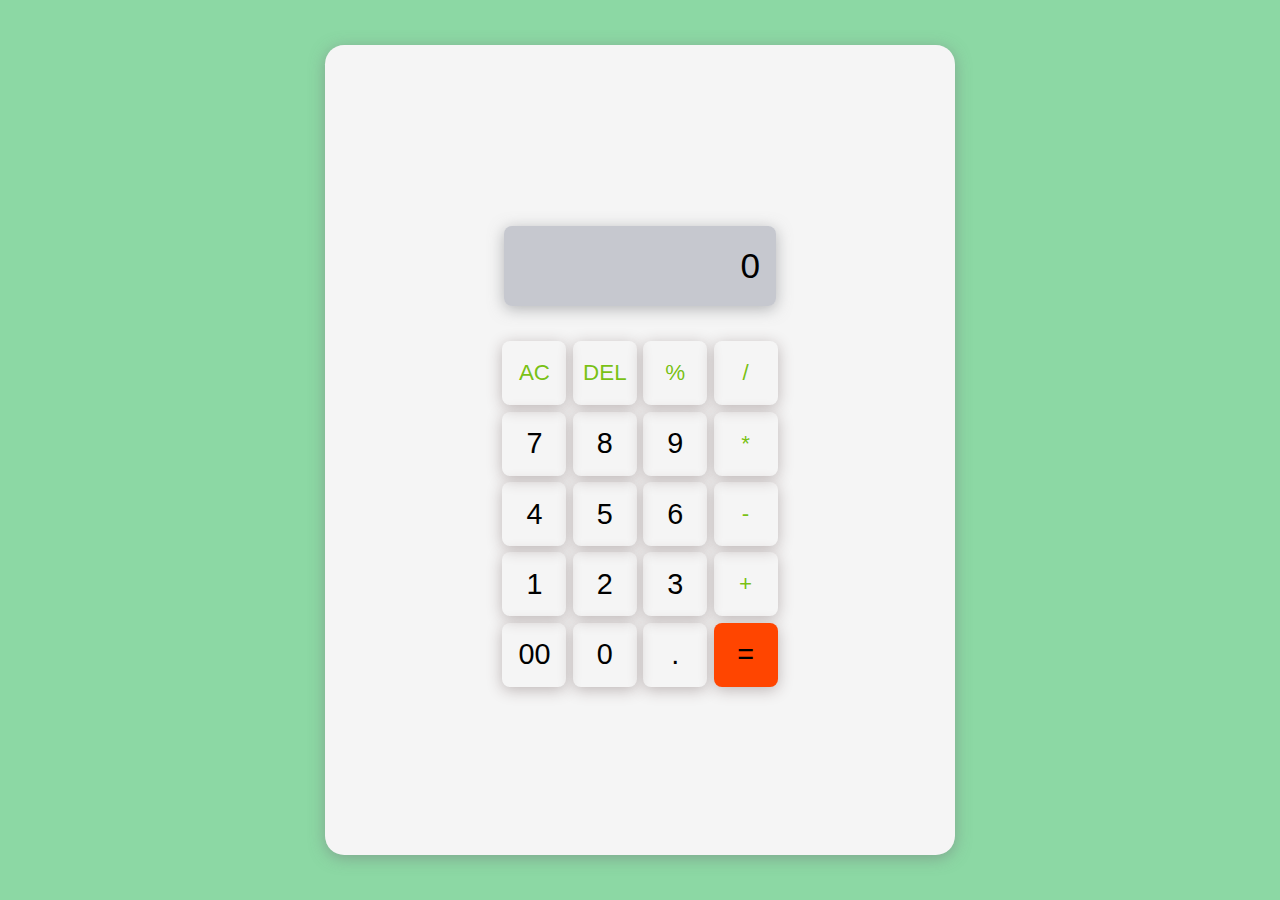
<file: Calculator/index.html>
<!DOCTYPE html>
<html lang="en">
<head>
    <meta charset="UTF-8">
    <meta name="viewport" content="width=device-width, initial-scale=1.0">
    <title>Calculator</title>
    <link rel="stylesheet" href="style.css"
</head>
<body>
    <div class="Container">
        <div class="row">
            <input type="text" placeholder="0" id="inputBox"> </input>
        </div>
        <div class="row">
            <button class="arth">AC</button>
            <button class="arth">DEL</button>
            <button class="arth">%</button>
            <button class="arth">/</button>
            </div>
            <div class="row">
            <button class="btn">7</button>
            <button class="btn">8</button>
            <button class="btn">9</button>
            <button class="arth"">*</button>
            </div>
            <div class="row">
            <button class="btn">4</button>
            <button class="btn">5</button>
            <button class="btn">6</button>
            <button class="arth">-</button>
            </div>
            <div class="row">
            <button class="btn">1</button>
            <button class="btn">2</button>
            <button class="btn">3</button>
            <button class="arth">+</button>
            </div>
            <div class="row">
            <button class="btn">00</button>
            <button class="btn">0</button>
            <button class="btn">.</button> 
            <button id="equ">=</button>
        </div>
    </div>
    <script src="script.js"></script>
</body>
</html>
</file>
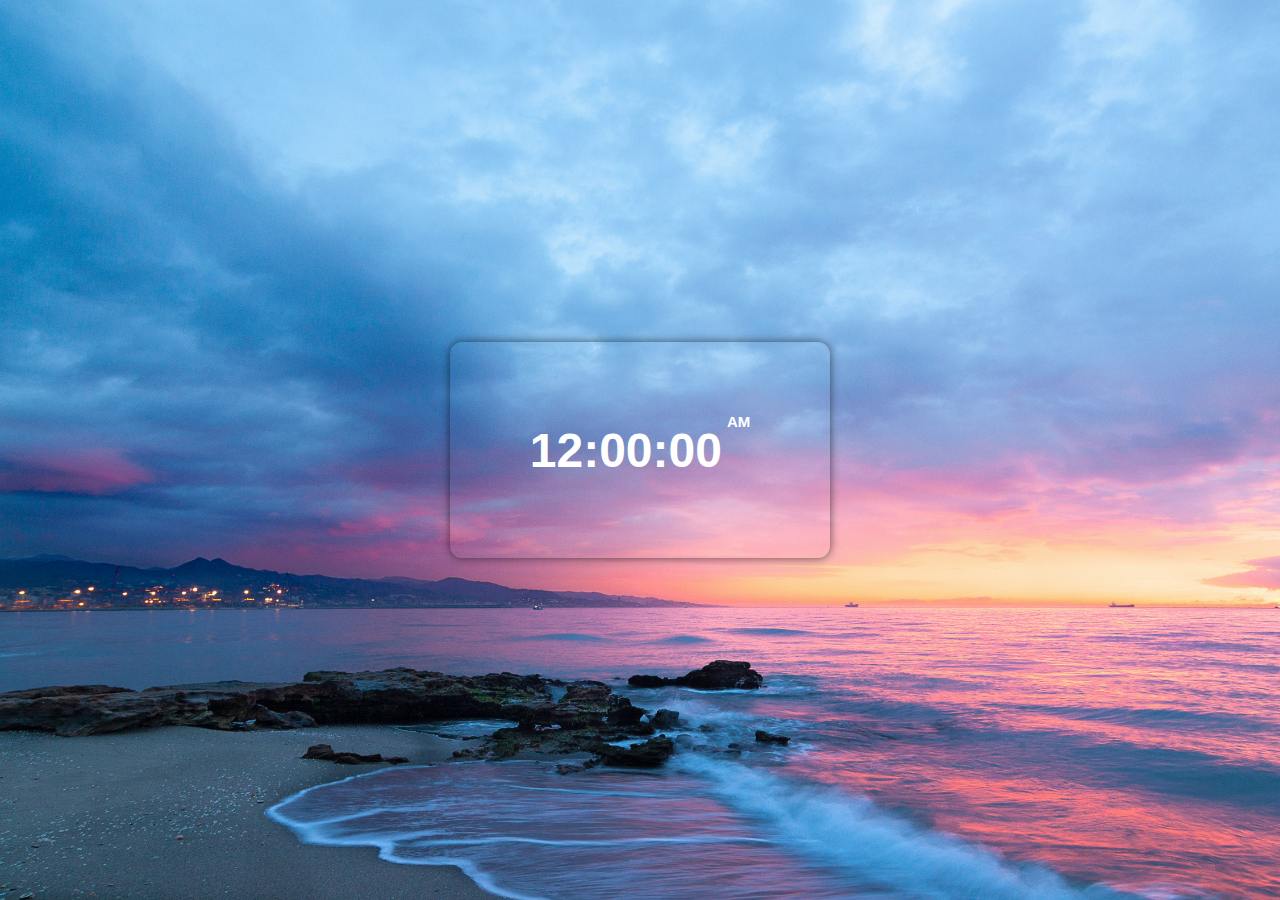
<file: Digital Clock/index.html>
<!DOCTYPE html>
<html lang="en">
<head>
    <meta charset="UTF-8">
    <meta name="viewport" content="width=device-width, initial-scale=1.0">
    <title>DigitalClock</title>
    <link rel="stylesheet" href="style.css">
</head>
<body>
    <div class="clock">
        <h1 id="time">12:00:00</h1>
        <span id="timeformat">AM</span>
    </div>
    <script src="script.js"></script>
</body>
</html>
</file>
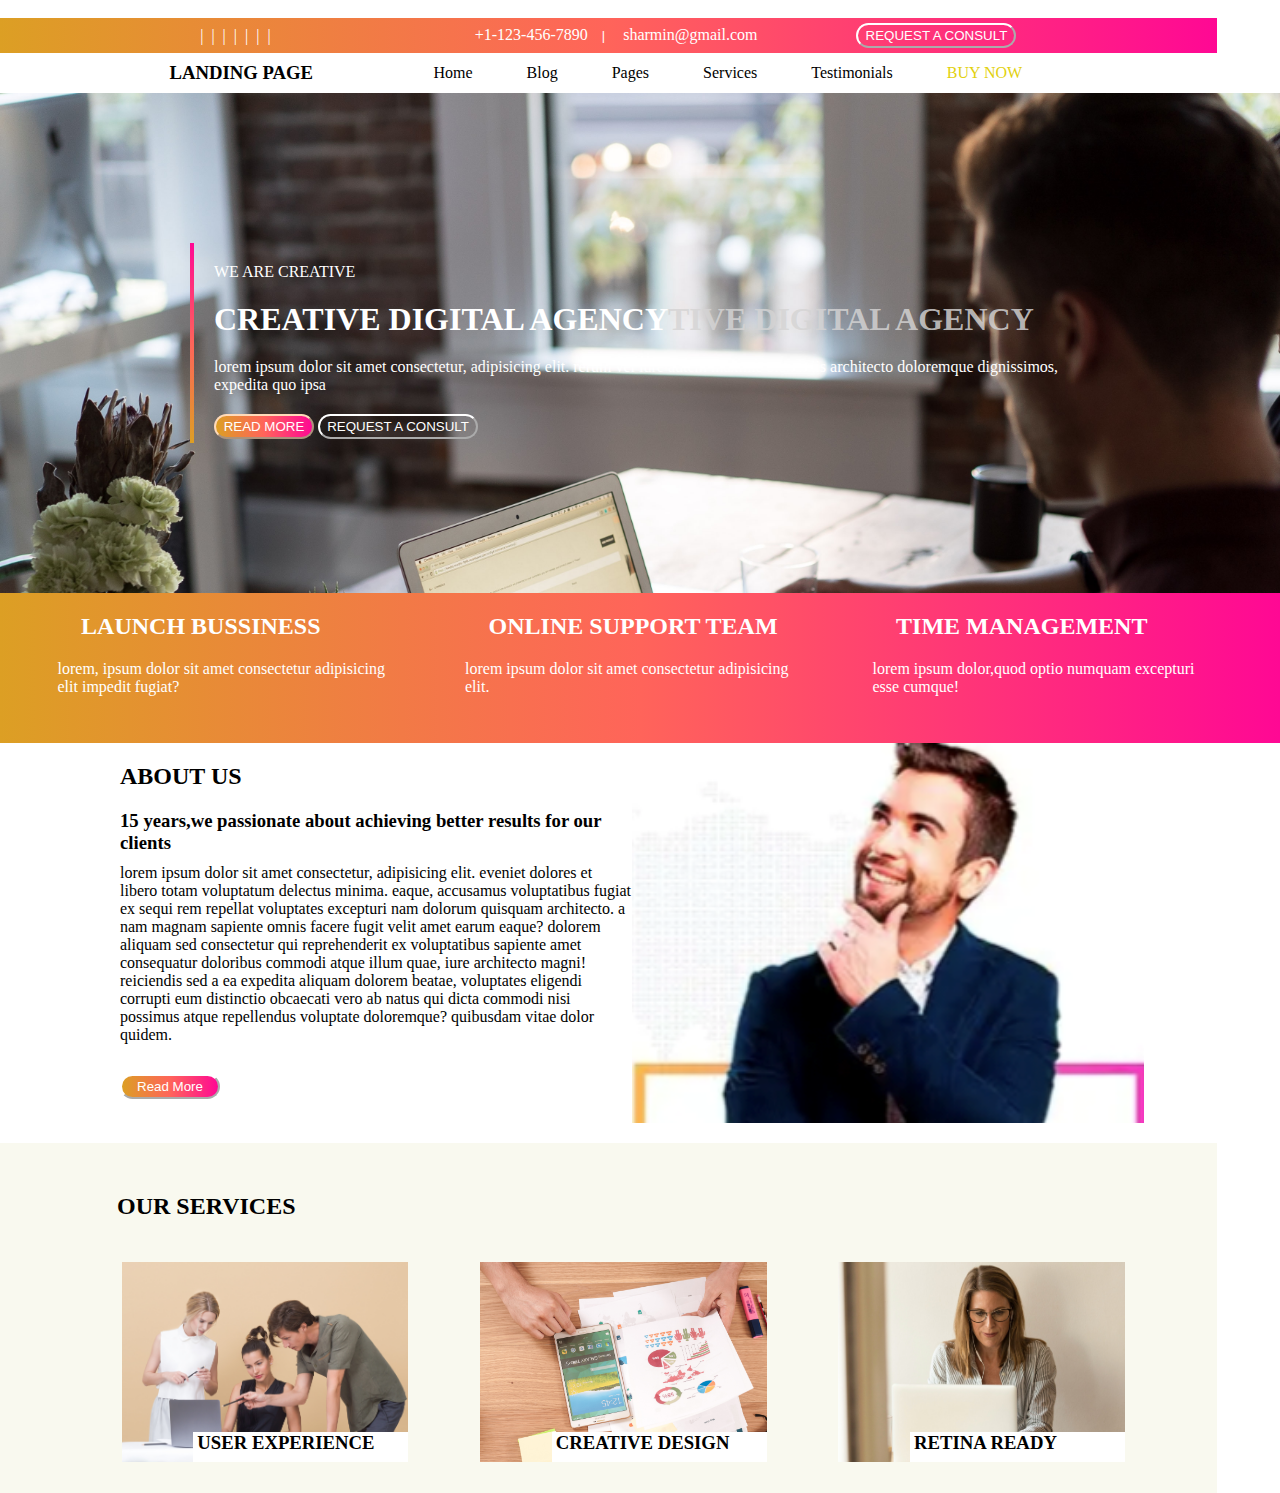
<file: Landing Page/Index.html>
<!DOCTYPE html>
<html lang="en">
<head>
    <meta charset="UTF-8">
    <meta name="viewport" content="width=device-width, initial-scale=1.0">
    <title>Landing Page</title>
    <link rel="stylesheet" href="style.css">
    <link rel="stylesheet" href="https://cdnjs.cloudflare.com/ajax/libs/font-awesome/6.5.1/css/all.min.css" integrity="sha512-DTOQO9RWCH3ppGqcWaEA1BIZOC6xxalwEsw9c2QQeAIftl+Vegovlnee1c9QX4TctnWMn13TZye+giMm8e2LwA==" crossorigin="anonymous" referrerpolicy="no-referrer" />
</head>
<body>
    <header>
    <nav class="nav1"> 
        <div> 
            <p>|</p>
        <i class="fa-brands fa-twitter"></i>
        <p>|</p>
        <i class="fa-brands fa-instagram"></i>
        <p>|</p>
        <i class="fa-brands fa-facebook-f"></i>
        <p>|</p>
        <i class="fa-brands fa-youtube"></i>
        <p>|</p>
        <i class="fa-brands fa-pinterest-p"></i>
        <p>|</p>
        <i class="fa-brands fa-linkedin-in"></i>
        <p>|</p>
        </div>
        <div>
        <i class="fa-solid fa-phone"></i>
        <p>+1-123-456-7890</p>
        <pre> | </pre>
        <i class="fa-solid fa-envelope"></i>
        <p>sharmin@gmail.com</p>
        <button id="navbutton">
            REQUEST A CONSULT
        </button>
        </div>
    </nav>
    <nav class="nav2">
        <div class="land">
            <i class="fa-solid fa-download"></i>
            <h3>LANDING PAGE</h3>
        </div>
        <div class="menu">
        <a href="#">Home</a>
        <a href="#">Blog</a>
        <a href="#">Pages</a>
        <a href="#">Services</a>
        <a href="#">Testimonials</a>
        <a id="buy">BUY NOW</a>
        <i class="fa-solid fa-magnifying-glass"></i>
        </div>
        </nav>
    </div>
</header>
    <div id="main1"> 
        <div id="inner_main1">
        WE ARE CREATIVE 
        <br>
        <h1>CREATIVE DIGITAL AGENCY<span>TIVE DIGITAL AGENCY</span></h1>
        <P>Lorem ipsum dolor sit amet consectetur, adipisicing elit. Rerum vel iure autem maxime blanditiis architecto doloremque dignissimos, expedita quo ipsa </P>
        <button id="main1button1">READ MORE</button>
        <button id="main1button2">REQUEST A CONSULT</button>
        </div>
    </div>
    <div id="main2">
        <div id="inner_main2">
            <i class="fa-sharp fa-solid fa-rocket"></i>
            <pre>  </pre>

        <h2>LAUNCH BUSSINESS</h2>
        <p>Lorem, ipsum dolor sit amet consectetur adipisicing elit impedit fugiat?</p>
        </div>
        <div id="inner_main2">
            <i class="fa-solid fa-headphones"></i>
            <pre>  </pre>
            <H2>ONLINE SUPPORT TEAM</H2>
            <P>Lorem ipsum dolor sit amet consectetur adipisicing elit.</P>
        </div>
        <div id="inner_main2">
            <i class="fa-regular fa-clock"></i>
            <pre>  </pre>
            <h2 ">TIME MANAGEMENT</h2>
            <P>Lorem ipsum dolor,quod optio  Numquam excepturi esse cumque!</P>
        </div>
    </div>
    <div id="main3">
        <div id="inner_main3">
        <h2>ABOUT US</h2>
        <br>
        <h3>15 years,we passionate about achieving better results for our clients</h3>
        <p>Lorem ipsum dolor sit amet consectetur, adipisicing elit. Eveniet dolores et libero totam voluptatum delectus minima. Eaque, accusamus voluptatibus fugiat ex sequi rem repellat voluptates excepturi nam dolorum quisquam architecto.
        A nam magnam sapiente omnis facere fugit velit amet earum eaque? Dolorem aliquam sed consectetur qui reprehenderit ex voluptatibus sapiente amet consequatur doloribus commodi atque illum quae, iure architecto magni!
        Reiciendis sed a ea expedita aliquam dolorem beatae, voluptates eligendi corrupti eum distinctio obcaecati vero ab natus qui dicta commodi nisi possimus atque repellendus voluptate doloremque? Quibusdam vitae dolor quidem.</p>
        <button id="main3button">Read More</button>
        </div>
        <div class="in_main3"></div>
    </div>
 <footer>
    <div id="foot">
        <div id="container1">
            <h2>OUR SERVICES</h2>
        </div>
       <div id="container2">
        <div id="inner1foot">
            <div class="c1">
            <i class="fa-solid fa-bullhorn"></i>
          <h3>USER EXPERIENCE</h3> 
          </div>
        </div>
        <div id="inner2foot">
            <div class="c1">
            <i class="fa-solid fa-crop"></i>
             <h3>CREATIVE DESIGN</h3> 
             </div>
        </div>
        <div id="inner3foot">
            <div class="c1">
            <i class="fa-solid fa-dollar-sign"></i>
              <h3>RETINA READY</h3> 
              </div>
        </div> 
        </div>
    </div>
</footer>
</body>
</html>
</file>
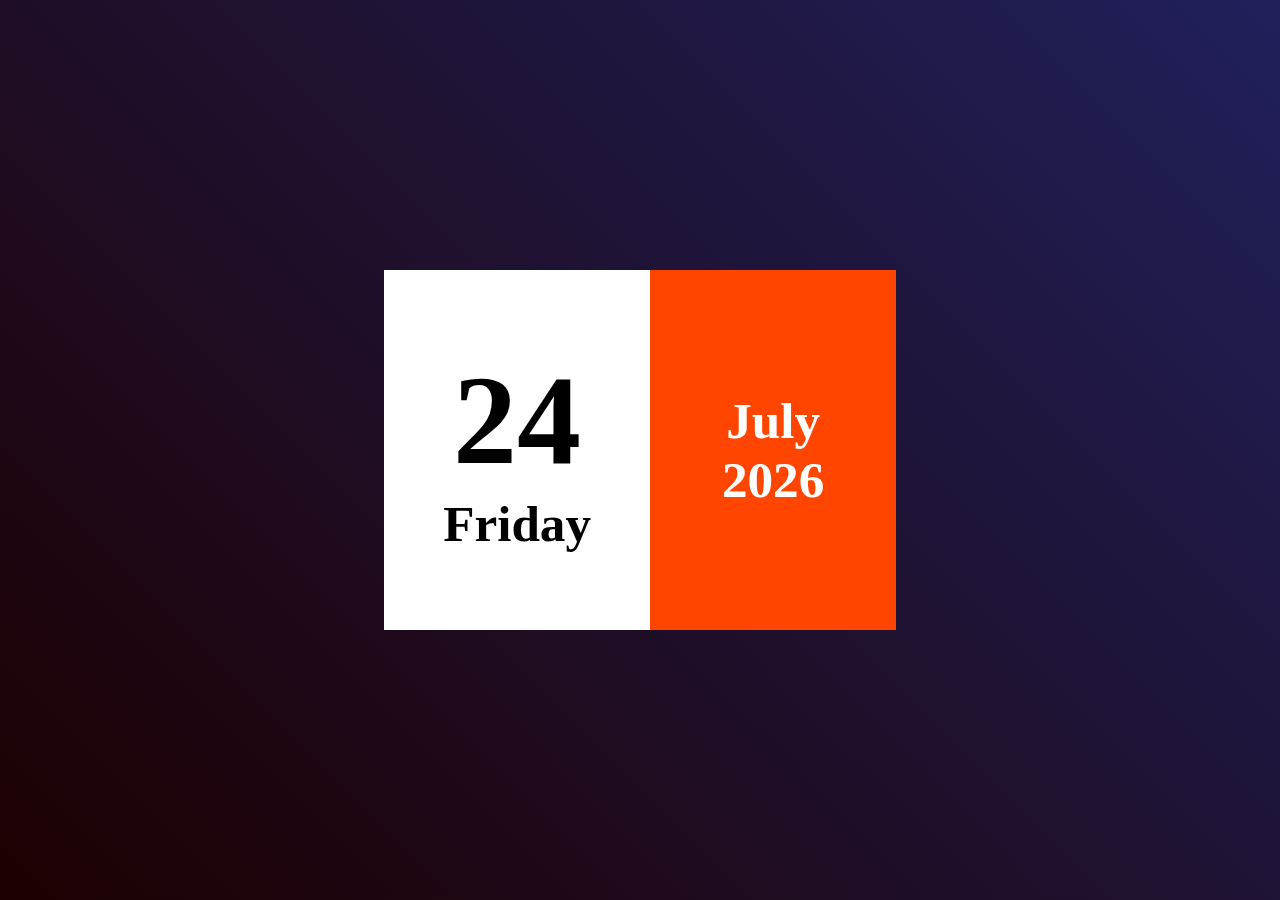
<file: miniCalendar/index.html>
<!DOCTYPE html>
<html lang="en">

<head>
    <meta charset="UTF-8">
    <meta name="viewport" content="width=device-width, initial-scale=1.0">
    <title>Mini_Calendar</title>
    <link rel="stylesheet" href="style.css">
</head>

<body>
    <div class="container">
        <div class="calender">
            <div class="left">
                <p id="date">12</p>
                <p id="day">sunday</p>
            </div>
            <div class="right">
                <p id="month">March</p>
                <p id="year">2020</p>
            </div>
        </div>
    </div>
    <script src="script.js"></script>
</body>

</html>
</file>
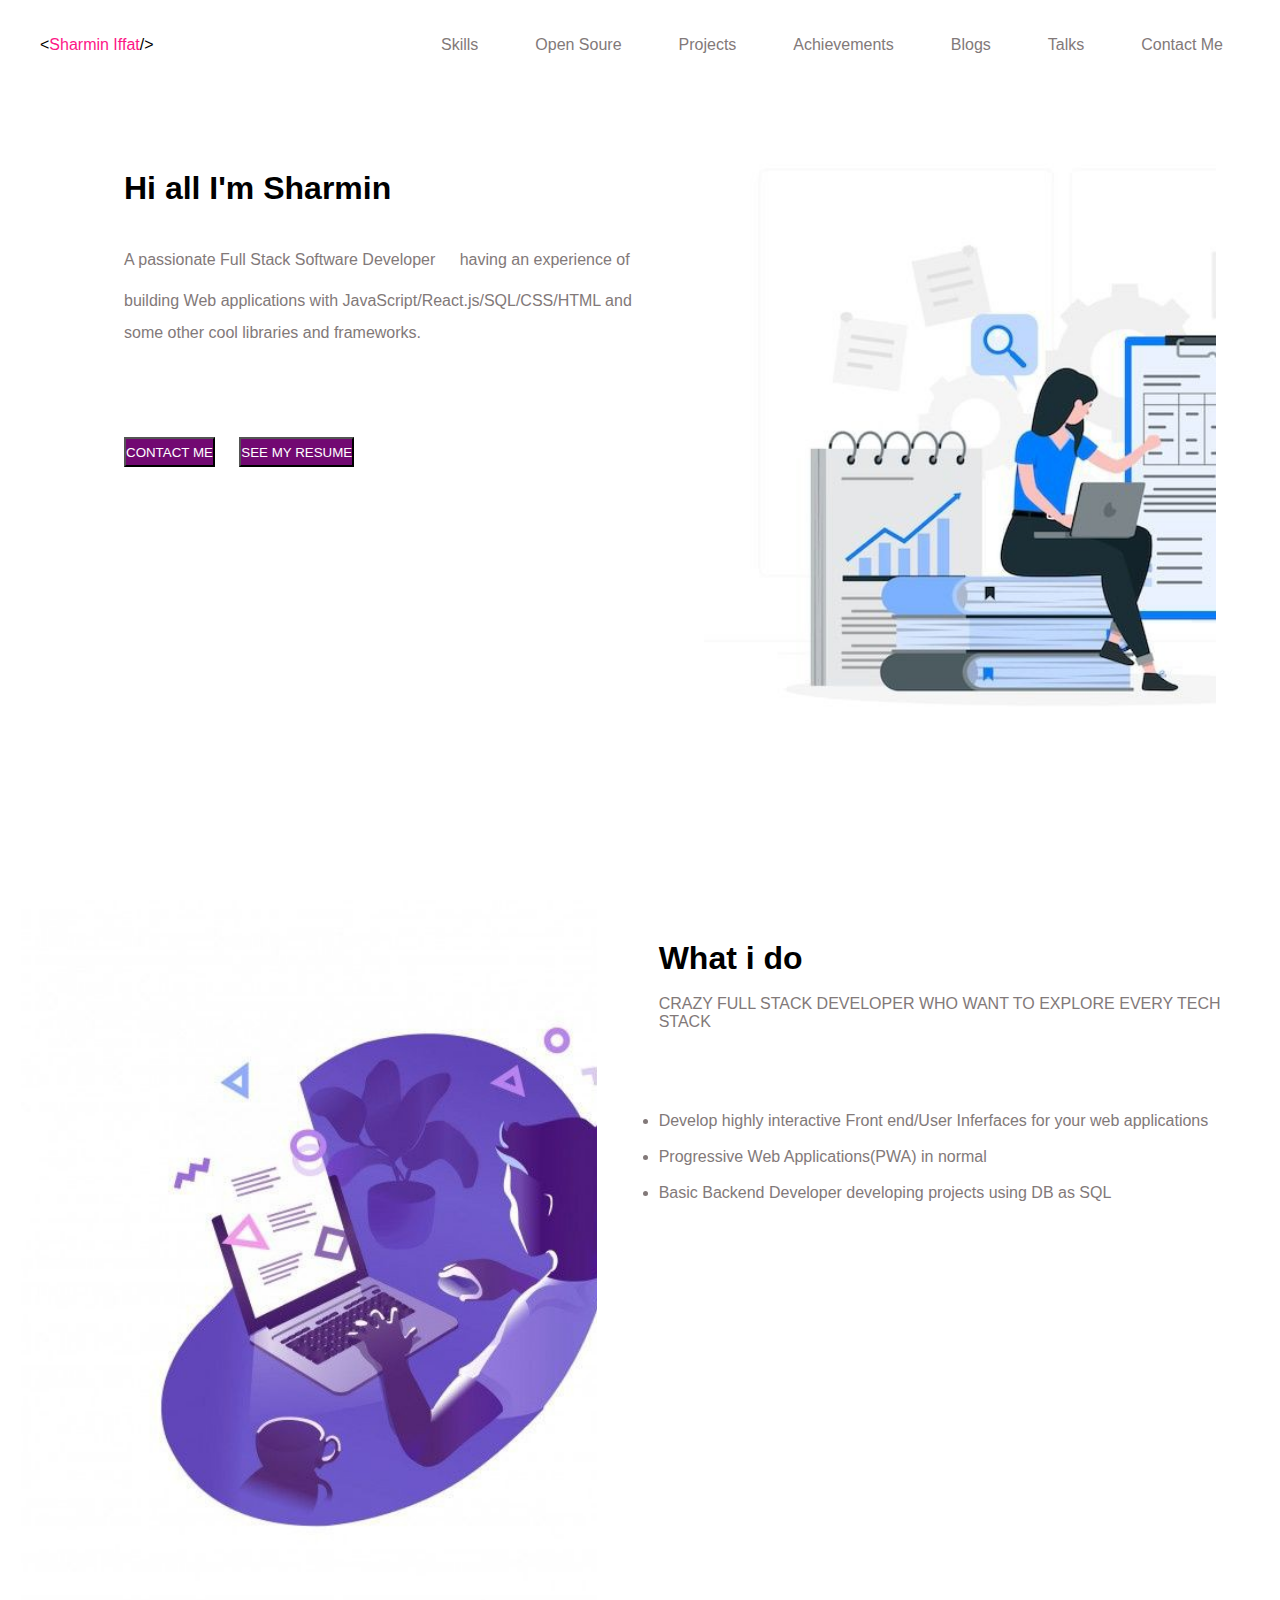
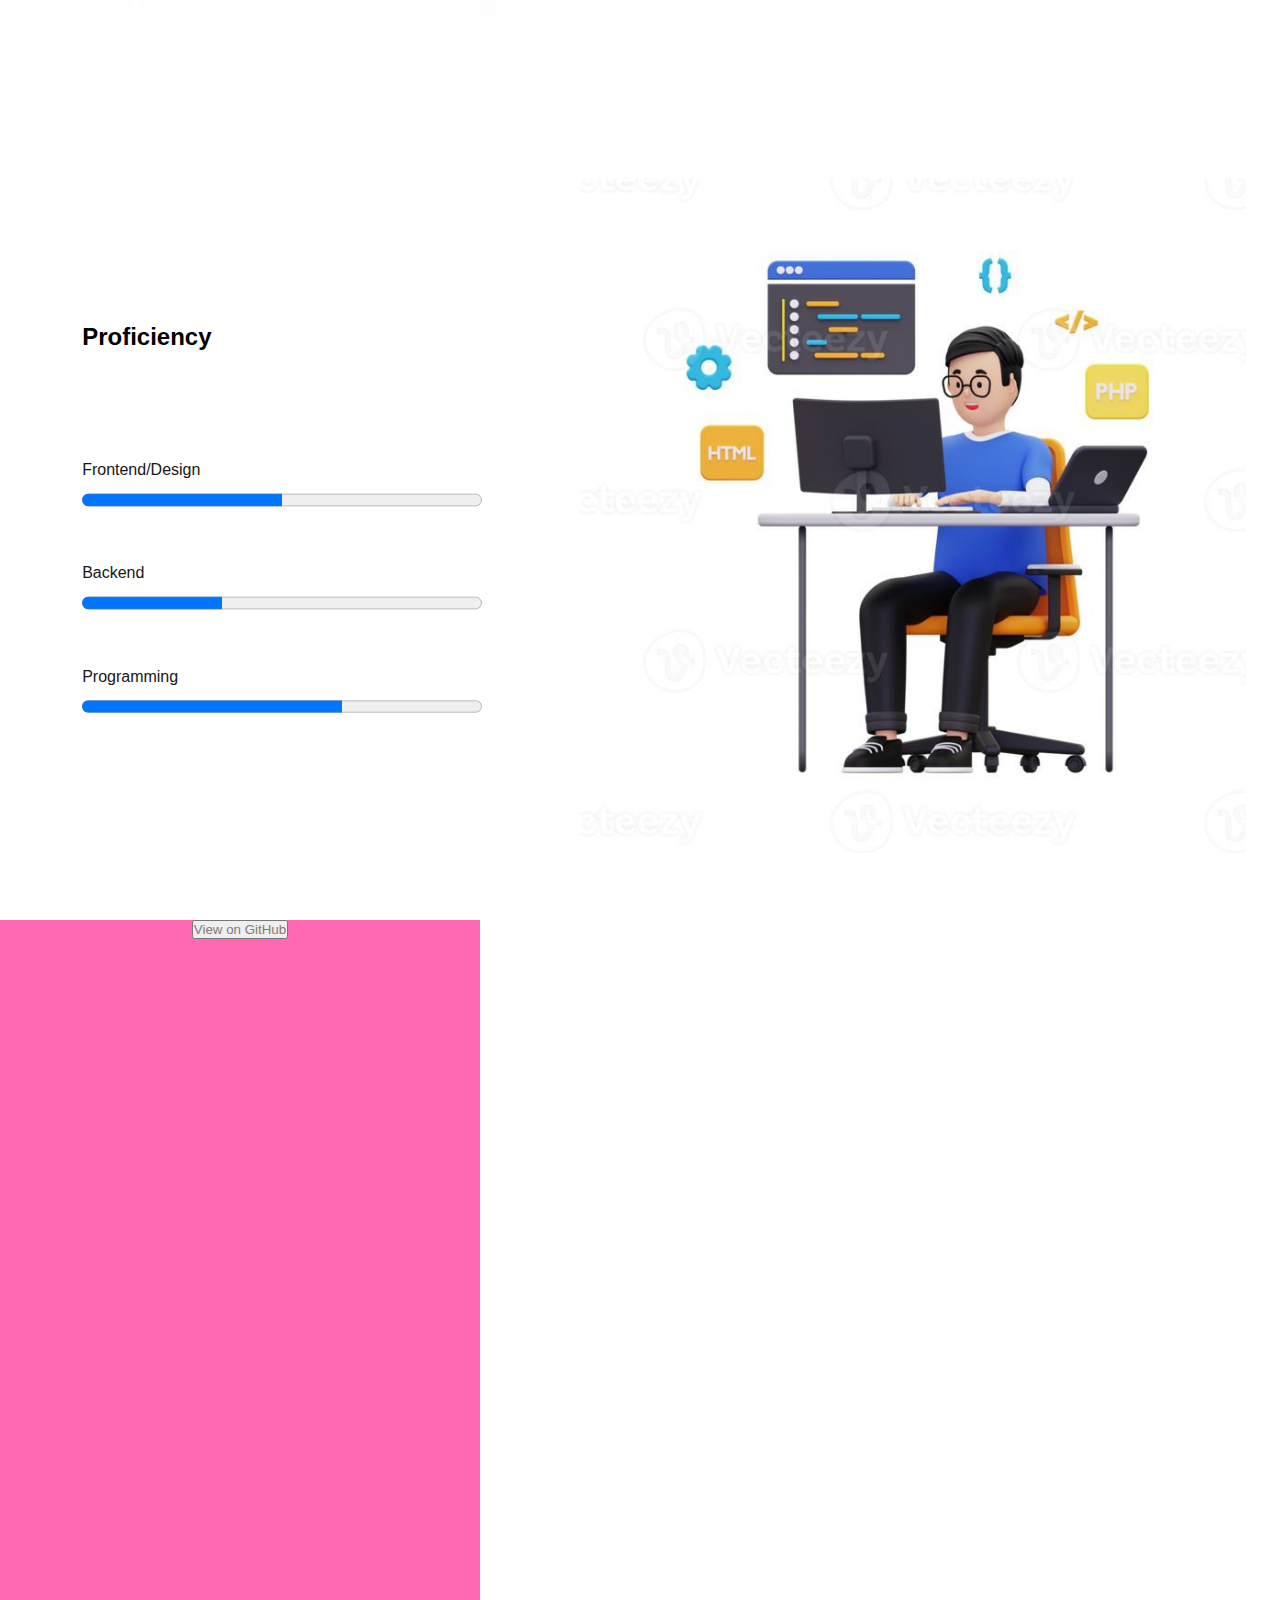
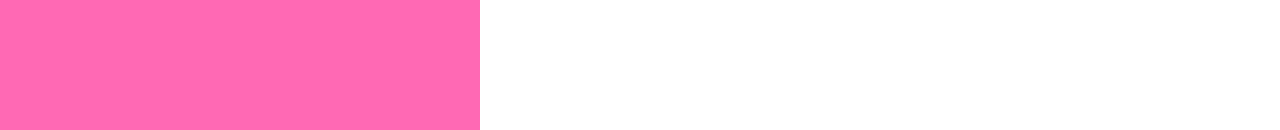
<file: Portfolio/index.html>
<!DOCTYPE html>
<html lang="en">
<head>
    <meta charset="UTF-8">
    <meta name="viewport" content="width=device-width, initial-scale=1.0">
    <title>PORTFOLIO</title>
    <link rel="stylesheet" href="style.css">
    <link rel="stylesheet" href="https://cdnjs.cloudflare.com/ajax/libs/font-awesome/6.5.1/css/all.min.css" integrity="sha512-DTOQO9RWCH3ppGqcWaEA1BIZOC6xxalwEsw9c2QQeAIftl+Vegovlnee1c9QX4TctnWMn13TZye+giMm8e2LwA==" crossorigin="anonymous" referrerpolicy="no-referrer" />
</head>
<body>
    <navbar id="nav">
        <div id="sign"> <
           <p>Sharmin Iffat</p> />
        </div>
        <div id="menu">
        <a href="#">Skills</a>
        <a href="#">Open Soure</a>
        <a href="#">Projects</a>
        <a href="#">Achievements</a>
        <a href="#">Blogs</a>
        <a href="#">Talks</a>
        <a href="#">Contact Me</a>
        </div>
        
    </navbar>
    <div id="container1">
        <div id="profile">
            <h1>Hi all I'm Sharmin</h1>
            <br>
            <p>A passionate Full Stack Software Developer <i class="fa-solid fa-rocket"></i>having an experience of building Web applications with JavaScript/React.js/SQL/CSS/HTML and some other cool libraries and frameworks.</p>
            <br> <br>
            <i class="fa-brands fa-github"></i>
            <i class="fa-brands fa-linkedin"></i>
            <i class="fa-brands fa-google"></i>
            <i class="fa-brands fa-instagram"></i>
            <i class="fa-brands fa-facebook"></i>
            <br> <br> 
            <button class="btn">CONTACT ME</button>
            <button class="btn">SEE MY RESUME</button>
        </div>
        <div id="proimg">
        </div>
    </div>
    <div id="container2">
        <div id="skimg">

        </div>
        <div id="skill"> 
            <h1>What i do</h1>
            <br>
            <P>CRAZY FULL STACK DEVELOPER WHO WANT TO EXPLORE EVERY TECH STACK</P>
            <br>
            <i class="fa-brands fa-html5"></i>
            <i class="fa-brands fa-css3-alt"></i>
            <i class="fa-brands fa-js"></i>
            <i class="fa-brands fa-react"></i>
            <i class="fa-brands fa-node"></i>
            <i class="fa-solid fa-database"></i>
            <i class="fa-brands fa-npm"></i>
            <br> <br>
            <ul>
                <li>Develop highly interactive Front end/User Inferfaces for your web applications</li>
                <br>
                <li>Progressive Web Applications(PWA) in normal</li>
                <br>
                <li>Basic Backend Developer developing projects using DB as SQL</li>
            </ul>
        </div>
    </div>
    <div id="container3">
        <div class="prof">
            <div>
                <h2>Proficiency</h2>
            </div>
            <div class="progress1">
            <div>
                <p>Frontend/Design</p>
                <progress class="file" max="100" value="50"></progress>
            </div>
            <div>
                <P> Backend</P>
               <progress class="file" max="100" value="35"></progress>
            </div>
            <div>
                <p>Programming</p>
                <progress class="file" max="100" value="65"></progress>
            </div>
        </div>
        </div>
        <div id="profimg"></div>
    </div>
    <div id="container4">
        <a href="https://github.com/sharmin-iffat/CodSoft" target="_blank">
            <button>View on GitHub</button>
        </a>
    </div>
</body>
</html>
</file>
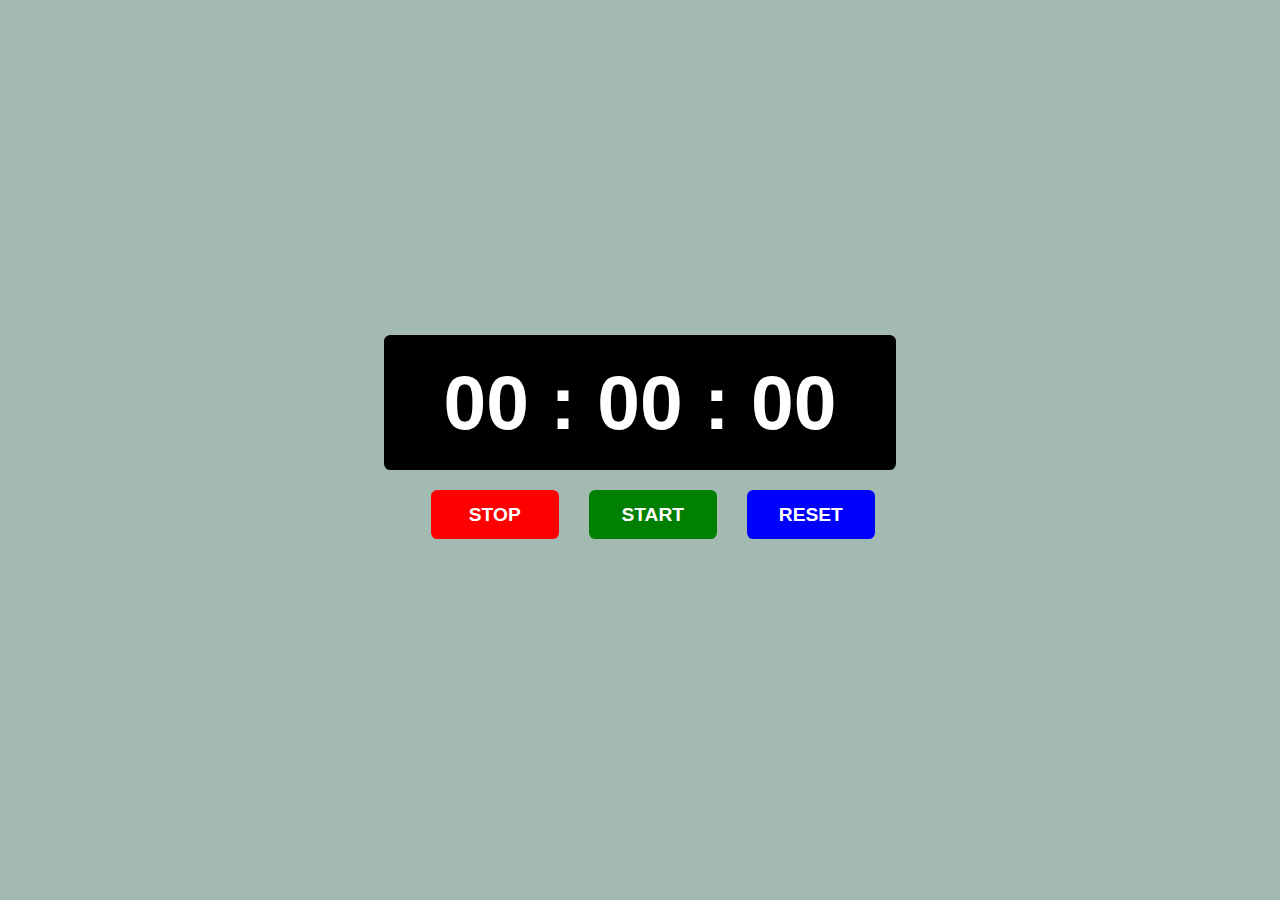
<file: Stopwatch/index.html>
<!DOCTYPE html>
<html lang="en">
<head>
    <meta charset="UTF-8">
    <meta name="viewport" content="width=device-width, initial-scale=1.0">
    <title>StopWatch</title>
    <link rel="stylesheet" href="style.css" class="style">
</head>
<body>
    <div class="stop">
    
        <div class="time">00 : 00 : 00</div>

    <div class="button">
        <button id="stopbtn" class="btn">STOP</button>
        <button id="startbtn" class="btn">START</button>
        <button id="resetbtn" class="btn">RESET</button>
    </div>
    </div>
   <script src="script.js"></script>
</body>
</html>
</file>
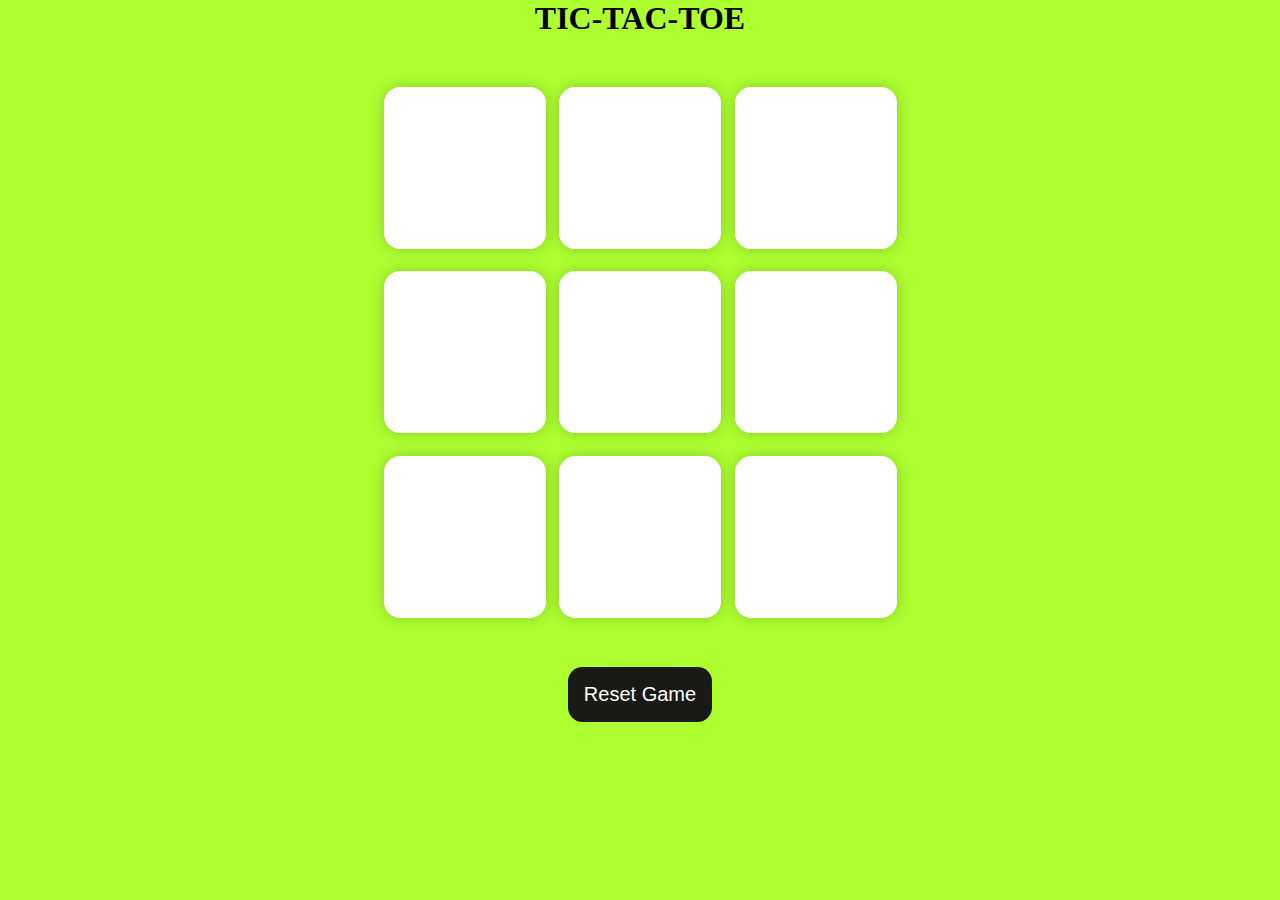
<file: Tic Tac Toe/index.html>
<!DOCTYPE html>
<html lang="en">
<head>
    <meta charset="UTF-8">
    <meta name="viewport" content="width=device-width, initial-scale=1.0">
    <title>TIC-TAC-TOE</title>
    <link rel="stylesheet" href="style.css">
</head>
<body>
    <div class="msg-container hide">
        <p id="msg">Winner</p>
        <button id="new-btn">New Game</button>
    </div>
    <main>
        <h1>TIC-TAC-TOE</h1>
        <div class="container">  
          <div class="game"> 
            <button class="box"></button>
            <button class="box"></button>
            <button class="box"></button>
            <button class="box"></button>
            <button class="box"></button>
            <button class="box"></button>
            <button class="box"></button>
            <button class="box"></button>
            <button class="box"></button>
          </div>
        </div>
        <button id="reset-btn">Reset Game</button>
    </main>
    <script src="script.js"></script>
</body>
</html>
</file>
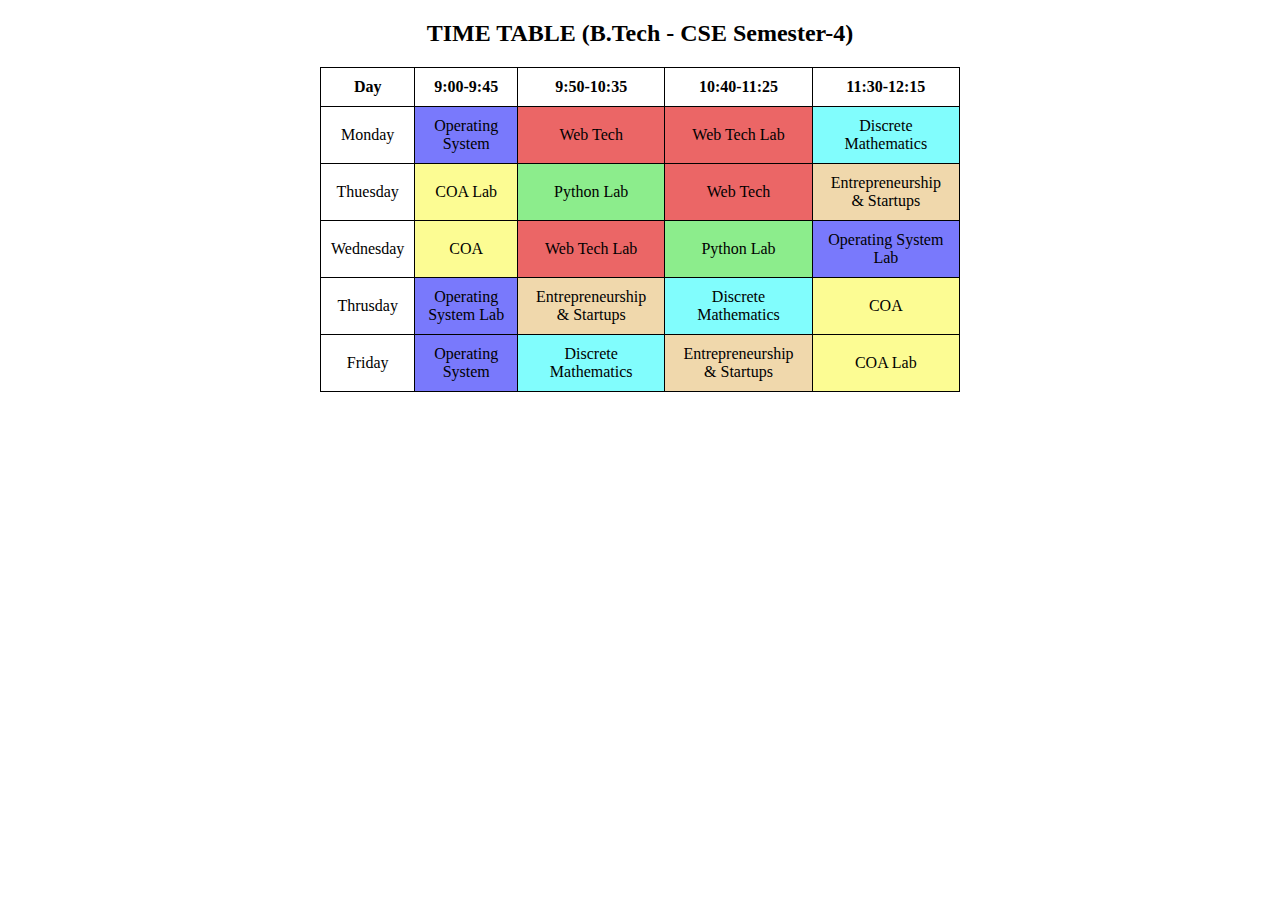
<file: Timetable/index.html>
<!DOCTYPE html>
<html lang="en">
<head>
    <meta charset="UTF-8">
    <meta name="viewport" content="width=device-width, initial-scale=1.0">
    <title>TimeTable</title>
    <link rel="stylesheet" href="style.css">
</head>
<body>
    <h2>TIME TABLE (B.Tech - CSE Semester-4)</h2>
    <table>
        <tr>
            <th>Day</th>
            <th>9:00-9:45</th>
            <th>9:50-10:35</th>
            <th>10:40-11:25</th>
            <th>11:30-12:15</th>
        </tr>
        <tr>
            <td>Monday</td>
            <td class="os">Operating System</td>
            <td class="web">Web Tech</td>
            <td class="web">Web Tech Lab</td>
            <td class="maths">Discrete Mathematics</td>
        </tr>
        <tr>
            <td>Thuesday</td>
            <td class="coa">COA Lab</td>
            <td class="py">Python Lab</td>
            <td class="web">Web Tech</td>
            <td class="startups">Entrepreneurship & Startups</td>
        </tr>
        <tr>
            <td>Wednesday</td>
            <td class="coa">COA</td>
            <td class="web">Web Tech Lab</td>
            <td class="py">Python Lab</td>
            <td class="os">Operating System Lab</td>
        </tr>
        <tr>
            <td>Thrusday</td>
            <td class="os">Operating System Lab</td>
            <td class="startups">Entrepreneurship & Startups</td>
            <td class="maths">Discrete Mathematics</td>
            <td class="coa">COA</td>
        </tr>
        <tr>
            <td>Friday</td>
            <td class="os">Operating System</td>
            <td class="maths">Discrete Mathematics</td>
            <td class="startups">Entrepreneurship & Startups</td>
            <td class="coa">COA Lab</td>
        </tr>
    </table>
</body>
</html>
</file>
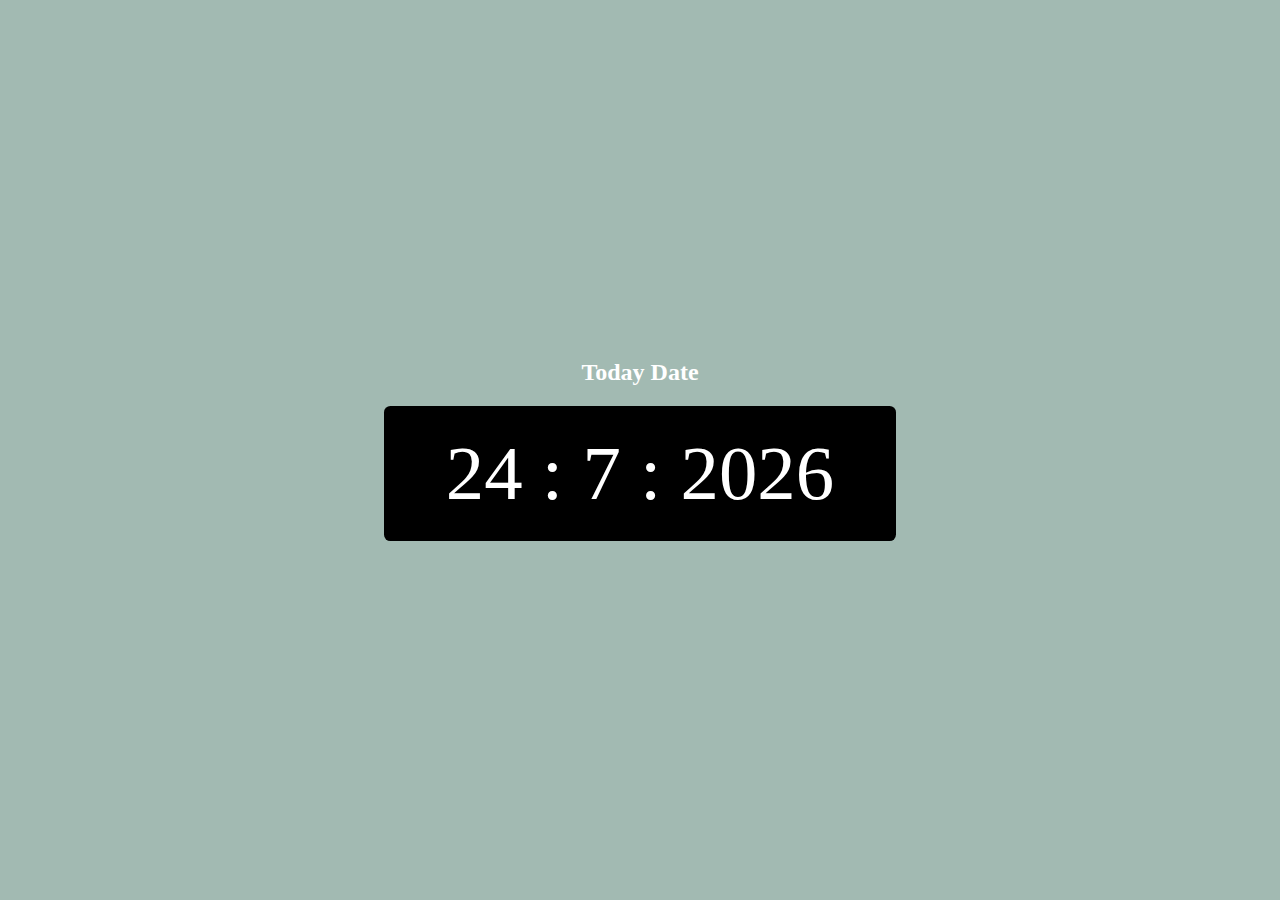
<file: TodayDate/index.html>
<!DOCTYPE html>
<html lang="en">
<head>
    <meta charset="UTF-8">
    <meta name="viewport" content="width=device-width, initial-scale=1.0">
    <title>TodayDate</title>
    <link rel="stylesheet" href="style.css">
</head>
<body>
    <div class="container">
    <h2>Today Date</h2>
    <div id="date">00:00:0000</div>
    </div>
    <script src="script.js"></script>
</body>
</html>
</file>
<file: Calculator/style.css>
* {
  margin: 0;
    padding: 0;
    box-sizing: border-box;
}
body {
  height: 100vh;
  background-color: rgb(140, 216, 164);
  display: flex;
  justify-content: center;
  align-items: center;
}


.Container {
    height: 90vh;
    width: 70vh;
    display: flex;
    flex-direction: column; 
    justify-content: center;
    align-items: center;
    color: black; 
    border-radius: 1.2rem;
    padding: 2rem;
    background-color:whitesmoke;
    box-shadow: 0px 3px 15px rgba(113, 115,119,0.5);
   
}
.row {
  width: 70vmin;
  display: flex;
  flex-wrap: wrap;
  justify-content: center;
  align-items: center;
}

.btn {
  height: 4rem;
  width: 4rem;
  font-size: 1.8rem;
  border: none;
  border-radius: 0.5rem;
  margin: 0.2rem 0.2rem;
  cursor: pointer;
  background-color:transparent;
  box-shadow: 0px 3px 15px  rgb(189, 181, 181); 
}

.arth {
  height: 4rem;
  width: 4rem;
  font-size: 1.4rem;
  color: rgba(118, 192, 14, 0.973);
  background-color:transparent;
  cursor: pointer;
  border: none;
  border-radius: 0.5rem;
  margin: 0.2rem 0.2rem;
  box-shadow: 0px 3px 15px rgb(189, 181, 181);
}
#equ {
  height: 4rem;
  width: 4rem;
  font-size: 1.8rem;
  background-color: orangered;
  border: none;
  border-radius: 0.5rem;
  margin: 0.2rem 0.2rem;
  box-shadow: 0px 3px 15px  rgb(189, 181, 181);
  cursor: pointer;
}

input {
  height: 5rem;
  width: 17rem;
  margin-bottom: 2rem;
  margin-top: 1rem;
  padding: 1rem;
  font-size: 2.2rem;
  color: black;
  text-align: right;
  cursor: pointer;
  background-color:rgba(133, 138, 154, 0.416);
  border: none;
  border-radius: 0.5rem;
  box-shadow: 0px 3px 15px rgba(113, 115,119,0.5);

}

input::placeholder {
  color: black;
}
</file>
<file: Digital Clock/style.css>
*{
   margin: 0;
   padding: 0;
   box-sizing: border-box;
   font-family: Arial, Helvetica, sans-serif;
   color: #fff;
}

body {
    display: flex;
    justify-content: center;
    align-items: center;
    min-height: 100vh;
    background-color: aquamarine;
    background: url("nature.jpg") no-repeat;
    background-size: cover;
}
.clock {
    width: 100%;
    max-width: 380px;
    height: 24vh;
    display: flex;
    justify-content: center;
    align-items: center;
    box-shadow: 0px 0px 10px  rgba(0,0,0,0.6);
    border-radius: 12px;
    
}
.clock h1{
    font-size: 3rem;
    font-weight: 600;
}
.clock span{
    position: relative;
    top:-13%;
    margin-left: 5px;
    font-size: 15px;
    font-weight: 700;
}
</file>
<file: Landing Page/style.css>
* {
    margin: 0;
    padding: 0;
    box-sizing: border-box;
    color: white; 
    display: inline-block;
}

.nav1 {
    width: 1216.67px;
    height: 35px; 
    background: linear-gradient(
        to right,
        rgb(220, 159, 36),
        rgb(255,100,90),
        rgb(255, 8, 148)
    );
    display: flex;
    justify-content: space-evenly;
    align-items: center;

}
.menu a{
    text-decoration: none;
    color: black;
    padding: 10px 25px; 
}
.menu :hover{
    color:rgb(226, 209, 14);
}
#navbutton {
    height: 25px;
    width: 160px;
    margin-left: 95px; 
    background-color: transparent;
    border-color: white;
    border-radius: 20px;   
}
.nav2{
    width: 1216.67px;
    height: 40px;
    background-color:white;
    display: flex;
    justify-content:space-evenly; 
    align-items: center; 
    padding: 0px 70px; 
} 
.nav2 i{
    color: black;
}
.land h3{
    color: black;
}
#buy {
    color:rgb(226, 209, 14);
}
#main1 {
    width: 100%;
    height: 500px;
    background-image: url("business.jpg"); 
    background-size: cover; 
     text-transform: uppercase;
     display: flex;
     flex-direction: row-reverse;
     justify-content: center;
     align-items: center;
}
p {
    text-transform: lowercase;
}
#inner_main1 {
    align-items: center;
    height: 200px;
    width: 900px;
    padding: 20px;
    border-left: 4px solid transparent;
    border-image: linear-gradient(
        to top,
        rgb(220, 159, 36),
        rgb(255,100,90),
        rgb(255, 8, 148)
    );
    border-image-slice:1; 
}
#inner_main1 span{
    color:rgba(213, 212, 212, 0.836);
}
#inner_main1 h1{
    margin: 20px 0px;
}
#main1button1 {
    background: linear-gradient(
        to right,
        rgb(220, 159, 36),
        rgb(255,100,90),
        rgb(255, 8, 148)
    );
    width: 100px;
    height: 25px;
    border-radius: 20px;
    border-color:peachpuff;
    color: white;
    margin: 20px 0px;;
}
#main1button2 {
     width: 160px;
    height: 25px; 
    background-color: transparent;
    border-radius: 20px;
    border-color: white;
    color: white;
} 
#main2 {
    width: 100%;
    height: 150px;
    text-transform: uppercase;
    background: linear-gradient(
        to right,
        rgb(220, 159, 36),
        rgb(255,100,90),
        rgb(255, 8, 148)
    );
    display: flex;
    justify-content: space-evenly;
    
}
#inner_main2 {
    width: 350px;
    height: 150px;
}
#inner_main2 h2{
    margin: 20px 0px;
}
#main3 {
    width: 100%;
    height:400px;
    display:flex; 
}
#inner_main3 {
    height:380px;
    width: 40%;
    margin-left: 120px;
}
#inner_main3 h2{
    margin: 20px 0px;
    color: black;
}
#inner_main3 h3{
    margin-bottom: 10px;
    color: black;
}
#inner_main3 p{
    color: black;
}
#main3button {
    background: linear-gradient(
        to right,
        rgb(220, 159, 36),
        rgb(255,100,90),
        rgb(255, 8, 148)
    );
    width: 100px;
    height: 25px;
    border-radius: 20px;
    border-color: white;
    margin: 30px 0px;
}
.in_main3 {
    width: 40%;
    height:380px;
    background-image: url(Man.png);
    background-size: cover;
    padding-bottom: 40px;
}
#foot {
    width: 1216.67px;
    height:350px;
    background-color:rgb(249, 249, 239); 
    padding:50px 20px 25px 50px;  
    color: black;
    display: flex;
    flex-direction: column;
}
#foot h3{
   color:black;
}
#foot i{
    color: black;
}
#container2 {
    height: 70%;
    display: flex;
    flex-direction: row;
    justify-content: space-evenly;
}
#container1 {
    height: 25%;
    margin-left: 67px;

}
#container1 h2{
    color: black;
}
#inner1foot {
    width: 25%;
    height: 200px;
    background-image: url(user.jpg);
    background-size: cover;
    display: flex;
    justify-content: flex-end;
    align-items: flex-end;
}
#inner2foot {
    width: 25%;
    height: 200px;
    background-image: url(design.jpg);
    background-size: cover;
    display: flex;
    justify-content: flex-end;
    align-items: flex-end;
   
}
#inner3foot {
    width: 25%;
    height: 200px;    
    background-image: url(retina.jpg);
    background-size: cover;
    display: flex;
    justify-content: flex-end;
    align-items: flex-end;
   
}
.c1 {
    width: 75%;
    height: 15%;
   background-color: white;
   font-weight: bolder;
}
</file>
<file: miniCalendar/style.css>
* {
    margin: 0;
    padding: 0;
    box-sizing: border-box;
    font-family: 'Times New Roman', Times, serif;
    font-size: 4vw;
    font-weight: bold;
}

.container {
    background: linear-gradient(45deg, #1d0000, #20205b);
    width: 100%;
    height: 100vh;
    display: flex;
    justify-content: center;

}

.calender {
    width: 40vw;
    height: 40vh;
    display: flex;
    justify-content: center;
    align-items: center;
    align-self: center;

}

.left,
.right {
    height: 100%;
    display: flex;
    flex-direction: column;
    justify-content: center;
    align-items: center;
}

.left {
    width: 52%;
    background-color: white;
}

.right {
    width: 48%;
    background-color: orangered;
    color: white;
}

#date {
    font-size: 10vw;
}
@media  screen and (max-width:400px) {
    .calender{
        height: 20vh;
    }
    
}
@media  screen and (max-width:140px) {
    .calender{
        width: 100%;
    }
    #date{
        font-size: 12px;
    }
    *{
        font-size: 8px
    }
    
}
</file>
<file: Portfolio/style.css>
* {
    padding: 0;
    margin: 0;
    box-sizing: border-box;
    font-family: 'Franklin Gothic Medium', 'Arial Narrow', Arial, sans-serif;
    color: rgb(130, 121, 121);
}
#nav{
    height: 10vh;
    display: flex;
    justify-content: space-between;
    align-items: center;
    
}
#sign p{
    color: rgb(253, 22, 134);
   font-family:'Trebuchet MS', 'Lucida Sans Unicode', 'Lucida Grande', 'Lucida Sans', Arial, sans-serif
}
#sign {
    display: flex;
    margin-left: 40px;
    color: black;
}
#menu {
    width: 70%;
    display: flex;
    justify-content: space-evenly;
   
}
#menu a{
    text-decoration: none;
}
#menu :hover{
    color: blue;
}
#container1 {
    height: 90vh;
   /* background-color: papayawhip; */
    display: flex;
    justify-content: space-evenly;
}
#profile {
    width: 45%;
    height: 80vmin;
    padding: 80px 0px 0px 60px;
  /*  background-color: aqua; */
}

#profile p{
    line-height: 2;
}
#profile i{
    margin-right: 20px;
    color: black;
    font-size: 30px;
}
#profile h1{
    color: black;
}
.btn {
    color: white;
    background-color: rgb(114, 9, 114);
    margin-right: 20px;
    height: 30px;
}

#proimg {
    width:40% ;
    height: 80vmin;
   /* background-color: aquamarine; */
    background-image: url(profile.jpg);
    background-size: cover;

}
#container2 {
    height: 90vh;
    display: flex;
    justify-content: space-evenly;
  /*  background-color: pink; */
}
#skimg {
    height: 80vmin;
    width: 45%;
    background-image: url(skimg.jpg);
    background-size: cover;
  /*  background-color: blue; */
}
#skill {
    height:80vmin;
    width: 50%;
   /* background-color: blanchedalmond; */
    padding: 40px 0px 0px 40px; 
}
#skill i{
    margin-right: 35px;
    font-size: 40px;
    color: black;
}
#skill h1{
    color: black;
}
#container3 {
    height: 90vh;
 /*    background-color: papayawhip; */
     display: flex;
     justify-content: space-evenly;
     align-items: center;
}
.prof {
    height: 70vmin;
    width: 40%;
   /* background-color: aqua; */
     display: flex;
     flex-direction: column;
     justify-content:space-evenly ;
     padding-left: 3rem;
}
.prof h2{
    color: black;
    margin-top: 4rem;
}
.prof p{
    color: rgb(25, 22, 22);
    margin-bottom: 0.5rem;
}
.progress1 {
    height: 40vmin;
    display: flex;
    flex-direction: column;
    justify-content:space-evenly ;
   /* background-color: aqua; */
}
progress {
    width: 25rem;
    height: 1.6rem;
}
#profimg{
    height: 75vmin;
    width: 52%; 
   background-image:url(img.jpg) ;
   background-size:cover;
  
}
#container4{
    height: 90vh;
    width: 30rem;
    background-color: hotpink; 
    display: flex;
    justify-content: space-evenly;
}
</file>
<file: Stopwatch/style.css>
*{
    margin: 0;
    padding: 0;
    box-sizing: border-box;
    color: white;
    font-weight:bolder;
   font-family:Arial, Helvetica, sans-serif;
}
@media screen and (max-width:400px){
    .button{
        display: flex;
        flex-direction: column;
       
        
    }
 } 
.stop {
    width: 100vw;
    height: 100vh;
    display: flex;
    flex-direction: column;
    justify-content: center;
    align-items: center;
    gap: 20px;
    background-color:rgb(162, 186, 178);
}
.time{
    width: 40vw;
    height: 15vh;
    background-color: black;
    display: flex;
    justify-content: center;
    align-items: center;
    border-radius: 0.5vw;
    font-size:6vw;  
}
.btn{
    border: none;
    width: 10vw;
    height: 5.5vh;
    border-radius: 0.5vw;
    margin-left: 2vw;
    margin-bottom: 2vw;
    font-size:1.5vw;  
}
#stopbtn{
    background-color: red;
}
#startbtn{
    background-color: green;
}
#resetbtn{
    background-color: blue;
}
</file>
<file: Tic Tac Toe/style.css>
* {
    padding: 0;
    margin: 0;

}
body {
    background-color:greenyellow;
    text-align: center;
}
.container {
    height: 70vh;
    display: flex;
    justify-content: center;
    align-items: center;
}
.game {
    height: 60vmin;
    width: 60vmin;
    display: flex;
    flex-wrap: wrap;
    justify-content: center; 
    align-items: center;
    gap: 1.5vmin;
}
.box {
    height: 18vmin;
    width: 18vmin;
    border: none;
    border-radius: 1rem;
    box-shadow: 0 0 1rem rgba(0, 0,0, 0.2);
    font-size: 7vmin;
    color: blue;
    background-color: #fff;
}
#reset-btn {
    padding: 1rem;
    font-size: 1.25rem ;
    background-color: #191915;
    color: #fff;
    border-radius: 0.9rem;
    border: none;
}
#new-btn {
    padding: 1rem;
    font-size: 1.25rem ;
    background-color: #191915;
    color: #fff;
    border-radius: 0.9rem;
    border: none;
}
.msg-container {
    height: 100vmin;
    display: flex;
    justify-content: center;
    align-items: center;
    flex-direction: column;
    gap: 4rem;
} 
#msg {
    color: #fff;
    font-size: 5rem;
}
.hide {
   display: none; 
}
</file>
<file: Timetable/style.css>
*{
    margin: 0;
    padding: 0;
    box-sizing: border-box;
    font-family: 'Times New Roman', Times, serif;
}
h2{
    text-align: center;
    margin-top: 20px;
    margin-bottom: 20px;
}
table{
    width: 50%;
    margin: 20px auto;
   border-collapse: collapse;
}
th,td{
    border: 1px solid;
    padding: 10px;
    text-align: center;
}
.startups{
    background-color: rgb(240, 216, 172);
}
.coa{
    background-color: rgb(252, 252, 147);
}
.os{
    background-color: rgb(121, 121, 252);
}
.maths{
    background-color: rgb(129, 253, 253);
}
.py{
    background-color: rgb(140, 237, 140);
}
.web{
    background-color: rgb(235, 102, 102);
}
</file>
<file: TodayDate/style.css>
*{
    margin: 0;
    padding: 0;
    box-sizing: border-box;
    color: #fff;
    font-family: Georgia, 'Times New Roman', Times, serif;
}
.container{
    width: 100vw;
    height: 100vh;
    display: flex;
    flex-direction: column;
    justify-content: center;
    align-items: center;
    gap: 20px;
    background-color:rgb(162, 186, 178);
}
#date{
    width: 40vw;
    height: 15vh;
    background-color: black;
    display: flex;
    justify-content: center;
    align-items: center;
    border-radius: 0.5vw;
    font-size:6vw; 
}
</file>
